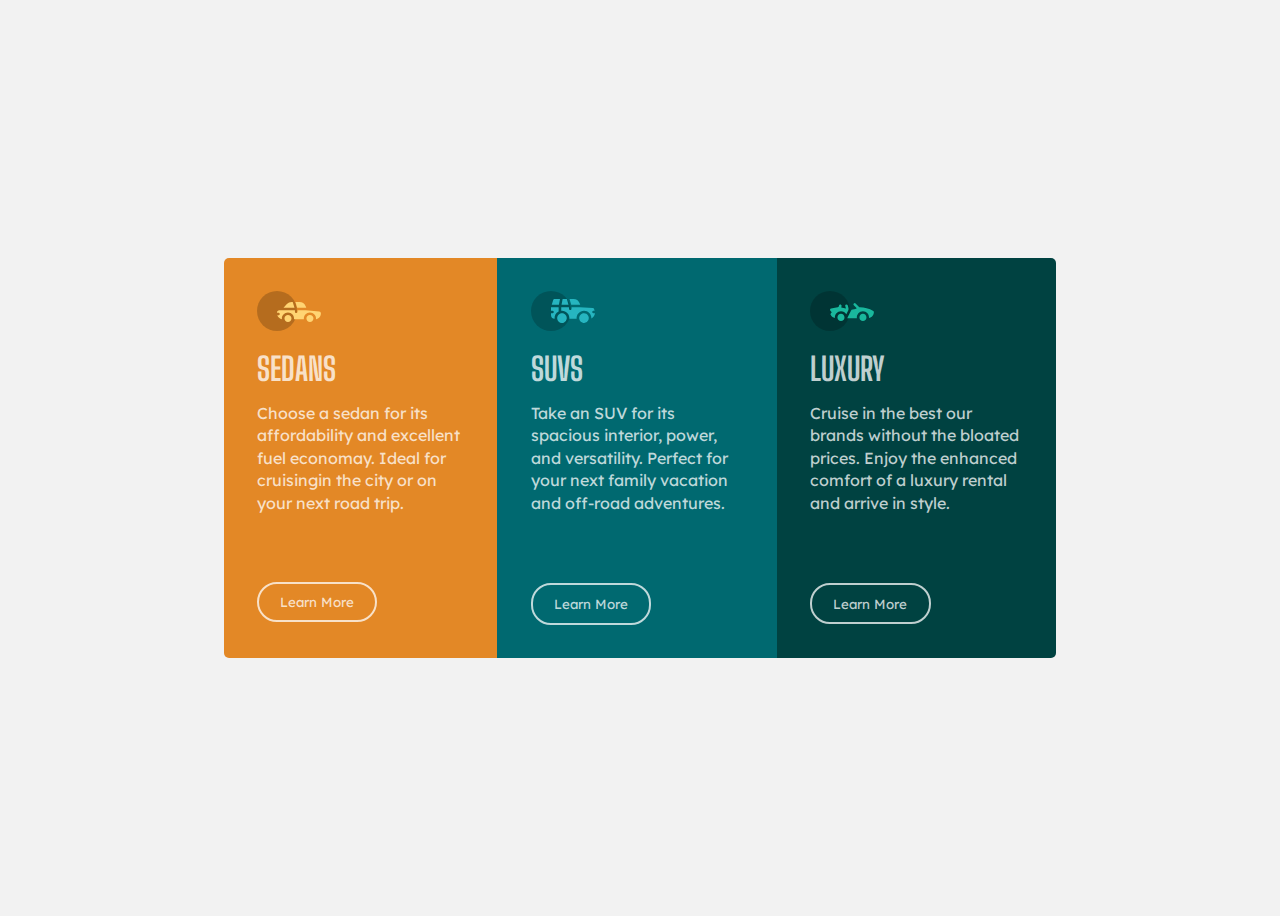
<file: index.html>
<!DOCTYPE html>
<html lang="en">
<head>
    <meta charset="UTF-8">
    <meta http-equiv="X-UA-Compatible" content="IE=edge">
    <meta name="viewport" content="width=device-width, initial-scale=1.0">
    
    
    <link rel="preconnect" href="https://fonts.googleapis.com">
    <link rel="preconnect" href="https://fonts.gstatic.com" crossorigin>
    <link href="https://fonts.googleapis.com/css2?family=Big+Shoulders+Display&display=swap" rel="stylesheet">

    <link href="https://fonts.googleapis.com/css2?family=Lexend+Deca:wght@200&display=swap" rel="stylesheet">

    <link rel="stylesheet" href="grid.css">
    <title>Task1A</title>
</head>
<body>
    <div class="container">

        <div class="sedans">
            <div>
                <img src="images/icon-sedans.svg" alt="a sedan icon">
            </div>
            <div>
                <h1>SEDANS</h1>
            </div>
            <div>
                <p>Choose a sedan for its affordability and excellent fuel economay. Ideal for cruisingin the city or on your next road trip.</p>
            </div>
            <div>
                <button class="b-color1">Learn More</button>
            </div>
        </div>

        <div class="suvs">
            <div>
                <img src="images/icon-suvs.svg" alt="an suv icon">
            </div>
            <div>
                <h1>SUVS</h1>
            </div>
            <div>
                <p>Take an SUV for its spacious interior, power, and versatility. Perfect for your next family vacation and off-road adventures.</p>
            </div>
            <div>
                <button class="b-color2">Learn More</button>
            </div>
        </div>
        
        <div class="luxury">
            <div>
                <img src="images/icon-luxury.svg" alt="a luxury icon">
            </div>
            <div>
                <h1>LUXURY</h1>
            </div>
            <div>
                <p>Cruise in the best our brands without the bloated prices. Enjoy the enhanced comfort of a luxury rental and arrive in style.</p>
            </div>
            <div>
                <button class="b-color3">Learn More</button>
            </div>
        </div>

        
    </div>
</body>
</html>
</file>
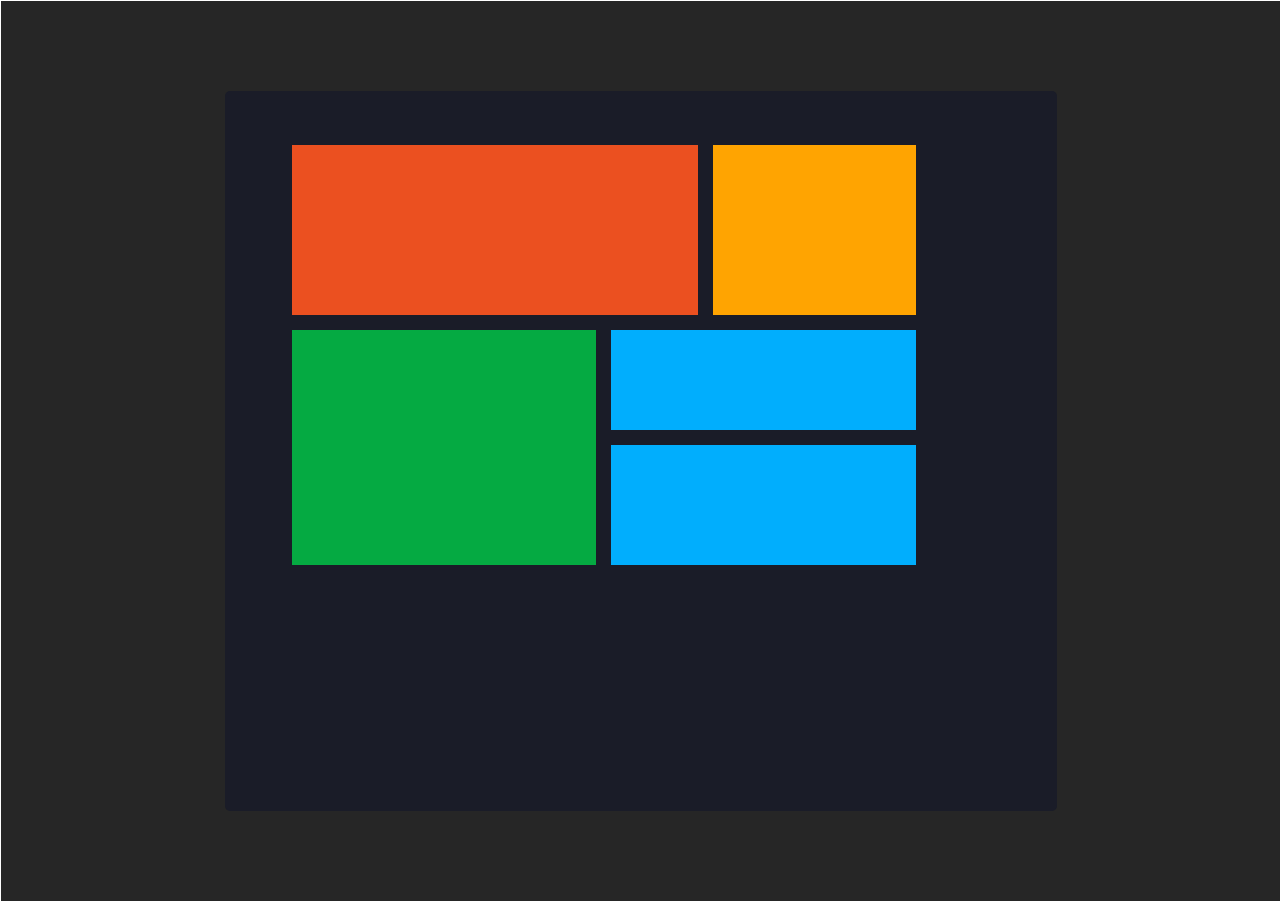
<file: grid.html>
<!DOCTYPE html>
<html lang="en">
<head>
    <meta charset="UTF-8">
    <meta http-equiv="X-UA-Compatible" content="IE=edge">
    <meta name="viewport" content="width=device-width, initial-scale=1.0">
    <link rel="stylesheet" href="style.css">
    <title>Task 1B</title>
</head>
<body>
    <div class="grid">
        <div class="package">
            <div class="bag1">
                <div class="container1">
                    <div class="item1 box1"></div>
                    <div class="item2 box1"></div>
                    <div class="item3 box1"></div>
                    <div class="item4 box1"></div>
                    <div class="item5 box1"></div>
                    <div class="item6 box1"></div>
                    <div class="item7 box1"></div>
                    <div class="item8 box1"></div>
                </div>
                <div class="container2">    
                    <div class="item9 box1"></div>
                    <div class="item10 box1"></div>
                    <div class="item11 box1"></div>
                    <div class="item12 box1"></div>
                </div>
            </div>
            <div class="bag2">
                <div class="container3">  
                    <div class="item13 box2"></div>
                    <div class="item14 box2"></div>
                    <div class="item15 box2"></div>
                    <div class="item16 box2"></div>
                    <div class="item17 box2"></div>
                    <div class="item18 box2"></div>
                </div>
                <div class="bag3">
                    <div class="container4">
                        <div class="item19 box2"></div>
                        <div class="item20 box2"></div>
                        <div class="item21 box2"></div>
                    </div>
                    <div class="container5">
                        <div class="item22 box3"></div>
                        <div class="item23 box3"></div>
                        <div class="item24 box3"></div>
                    </div>
                </div>    
            </div>
        </div>    
    </div>
</body>
</html>
</file>
<file: grid.css>
body{
    background: hsl(0, 0%, 95%);
    line-height: 1.4em;
    font-family: 'Lexend Deca', sans-serif;
    height: 100vh;
    display: flex;
    justify-content: center;
}

h1{
    font-family: 'Big Shoulders Display', cursive;
}

button{
    color: hsla(0, 0%, 100%, 0.75);
    background: none;
    border-radius: 20px;
    border: 2px solid hsla(0, 0%, 100%, 0.75);
    padding: 5% 10%;
    margin-top: 25%;
    font-family: 'Lexend Deca', sans-serif;
}

button:hover{
    background: #fff;
}

.b-color1:hover{
    color: hsl(31, 77%, 52%);
}

.b-color2:hover{
    color: hsl(184, 100%, 22%);
}

.b-color3:hover{
    color: hsl(179, 100%, 13%);
}

.container{
    width: 65vw;
    margin: auto;
    display: flex;
}

.sedans{
    background: hsl(31, 77%, 52%);
    padding: 4%;
    color:hsla(0, 0%, 100%, 0.75);
    border-radius: 5px 0 0 5px;
}

.suvs{
    background: hsl(184, 100%, 22%);
    padding: 4%;
    color: hsla(0, 0%, 100%, 0.75)
}

.luxury{
    background: hsl(179, 100%, 13%);
    border-radius: 0 5px 5px 0;
    padding: 4%;
    color: hsla(0, 0%, 100%, 0.75);
}
</file>
<file: style.css>
.item1, .item2, .item3, .item4, .item5, .item6, .item7, .item8 {background: #eb5020;}
.item9, .item10, .item11, .item12 {background: #ffa401;}
.item13, .item14, .item15, .item16, .item17, .item18 {background: #05aa42;}
.item19, .item20, .item21, .item22, .item23, .item24 {background: #01aefd;}

body{
    width: 100%;
    height: 100vh;
    margin: 0;
    background: #262626;
    display: grid;
    align-items: center;
    border: 1px solid white;
}

.grid{
    background: #1a1c28;
    width: 65vw;
    height: 80vh;
    border-radius: 5px;
    margin: auto;
    display: grid;
    align-items: center;
}

.package{
    width:75%;
    height:85%;
    margin-left: 8%;
}

.box1 {
    height: 85px;
}

.box2{
    height: 100px;
}

.box3{
    height: 120px;
}

.bag1{
    display: grid;
    grid-template-columns: 2fr 1fr;
    grid-column-gap: 15px;
}

.bag2{
    display: grid;
    grid-template-columns: 1fr 1fr;
    grid-column-gap: 15px;
    margin-top: 15px;
}

.bag3{
    display: grid;;
}

.container1{
    display: grid;
    grid-template-columns: 1fr 1fr 1fr 1fr;
    grid-template-rows: 1fr 1fr;
}

.container2{
    display: grid;
    grid-template-columns: 1fr 1fr;
    grid-template-rows: 1fr 1fr;
}

.container3{
    display: grid;
    grid-template-columns: 1fr 1fr 1fr;
    grid-template-rows: 1fr 1fr;
    background: #05aa42;
}

.container4{
    display: grid;
    grid-template-columns: 1fr 1fr 1fr;
    grid-template-rows: 1fr;
}
.container5{
    display: grid;
    grid-template-columns: 1fr 1fr 1fr;
    grid-template-rows: 1fr;
    margin-top: 15px;
}
</file>
